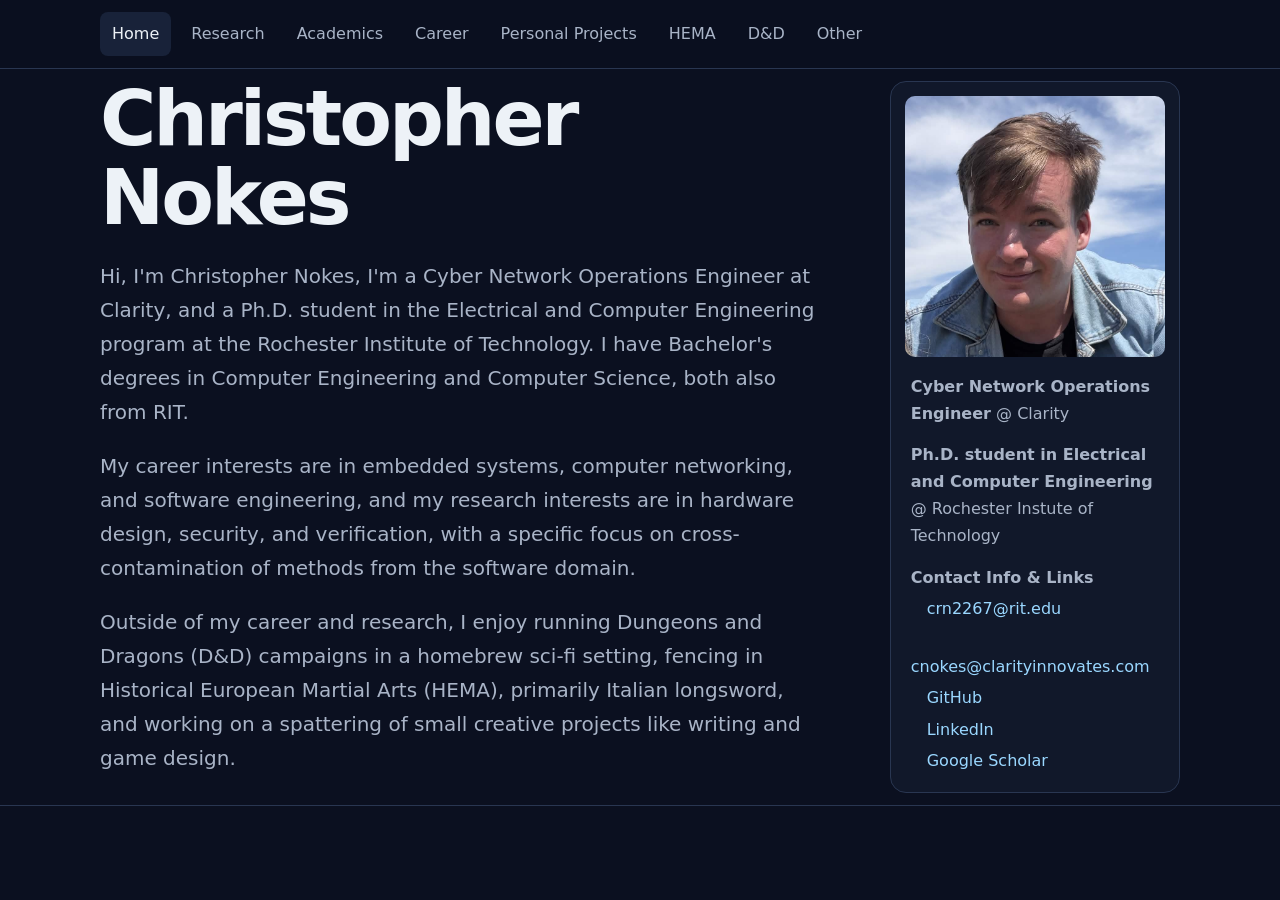
<file: index.html>
<!doctype html>
<html lang="en">
<head>
  <meta charset="utf-8">
  <meta name="viewport" content="width=device-width, initial-scale=1">
  <title>Home | Christopher Nokes </title>
  <link rel="stylesheet" href="css/style.css">
</head>
<body>
<header class="site-header">
  <div class="container nav-wrap">
    <nav aria-label="Main navigation">
      <a class="active" href="index.html">Home</a>
      <a href="research.html">Research</a>
      <a href="academics.html">Academics</a>
      <a href="career.html">Career</a>
      <a href="personal-projects.html">Personal Projects</a>
      <a href="hema.html">HEMA</a>
      <a href="dnd.html">D&amp;D</a>
      <a href="other.html">Other</a>
    </nav>
  </div>
</header>

<main>
  <section class="hero">
    <div class="container hero-grid">
      <div>
        <h1>Christopher Nokes</h1>
        <p class="lead">Hi, I'm Christopher Nokes, I'm a Cyber Network Operations Engineer at
          Clarity, and a Ph.D. student in the Electrical and Computer Engineering program at
          the Rochester Institute of Technology. I have Bachelor's degrees in Computer Engineering
          and Computer Science, both also from RIT.</p>
        <p class="lead">My career interests are in embedded systems, computer networking,
          and software engineering, and my research interests are in hardware design, security,
          and verification, with a specific focus on cross-contamination of methods from the
          software domain.
        </p>
        <p class="lead">Outside of my career and research, I enjoy running Dungeons and Dragons
          (D&D) campaigns in a homebrew sci-fi setting, fencing in Historical European Martial
          Arts (HEMA), primarily Italian longsword, and working on a spattering of small creative
          projects like writing and game design.
        </p>
      </div>
      <div class="profile-card">
        <div class="portrait-frame">
          <img src="images/pfp.png" alt="Christopher Nokes profile photo" onerror="this.style.display='none'; this.parentElement.classList.add('image-placeholder');">
          <span class="placeholder-text">Add profile.jpg<br>to images/</span>
        </div>
        <div class="profile-meta">
          <span style="margin-bottom: 10px;"><b>Cyber Network Operations Engineer</b> @ Clarity</span>
          <span style="margin-bottom: 10px;"><b>Ph.D. student in Electrical and Computer Engineering</b> @ Rochester Instute of Technology</span>
          <span style="margin-bottom: 0px;"><b>Contact Info &amp; Links</b></span>
          <span>&emsp;<a href="mailto:crn2267@rit.edu">crn2267@rit.edu</a></span>
          <span>&emsp;<a href="mailto:cnokes@clarityinnovates.com">cnokes@clarityinnovates.com</a></span>
          <span>&emsp;<a href="https://github.com/cnokes14">GitHub</a></span>
          <span>&emsp;<a href="https://www.linkedin.com/in/christopher-nokes-870544296/">LinkedIn</a></span>
          <span>&emsp;<a href="https://scholar.google.com/citations?user=xOjYhTAAAAAJ&hl=en&oi=ao">Google Scholar</a></span>
        </div>
      </div>
    </div>
  </section>
</main>
</body>
</html>
</file>
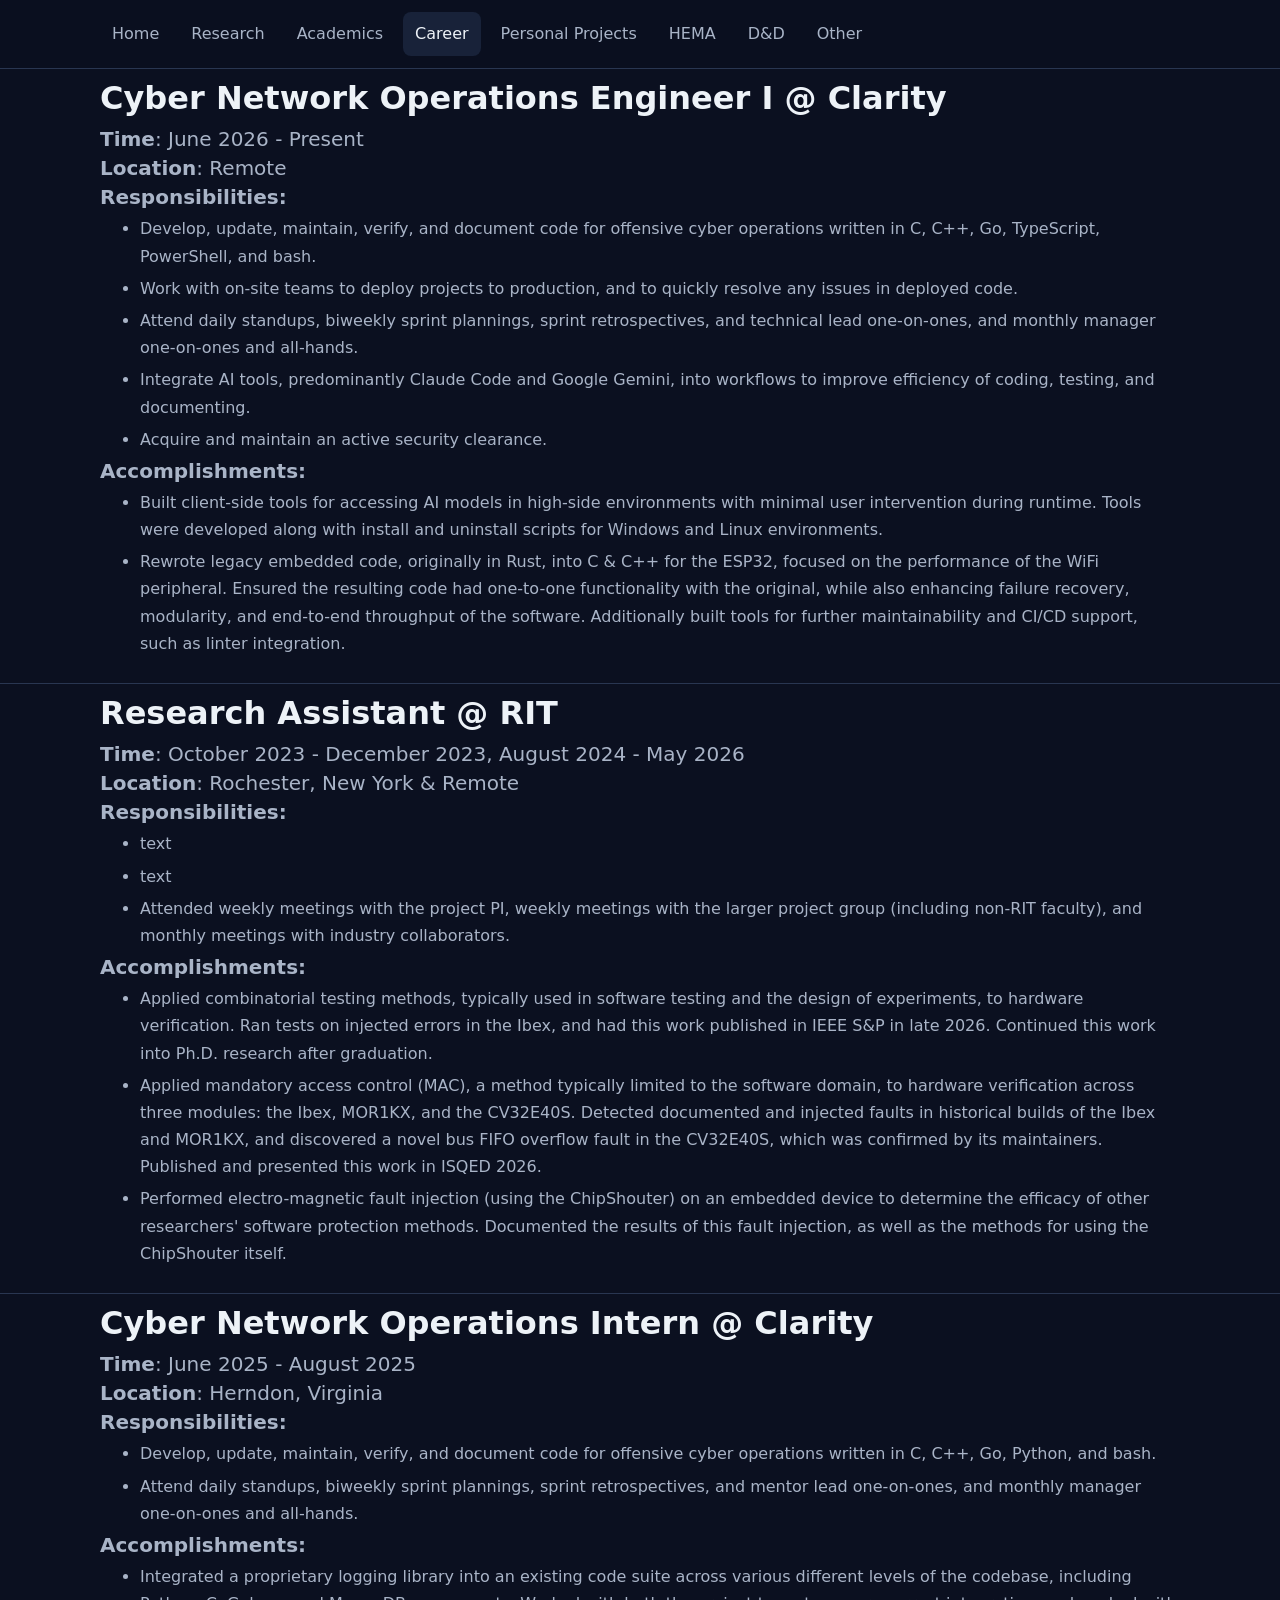
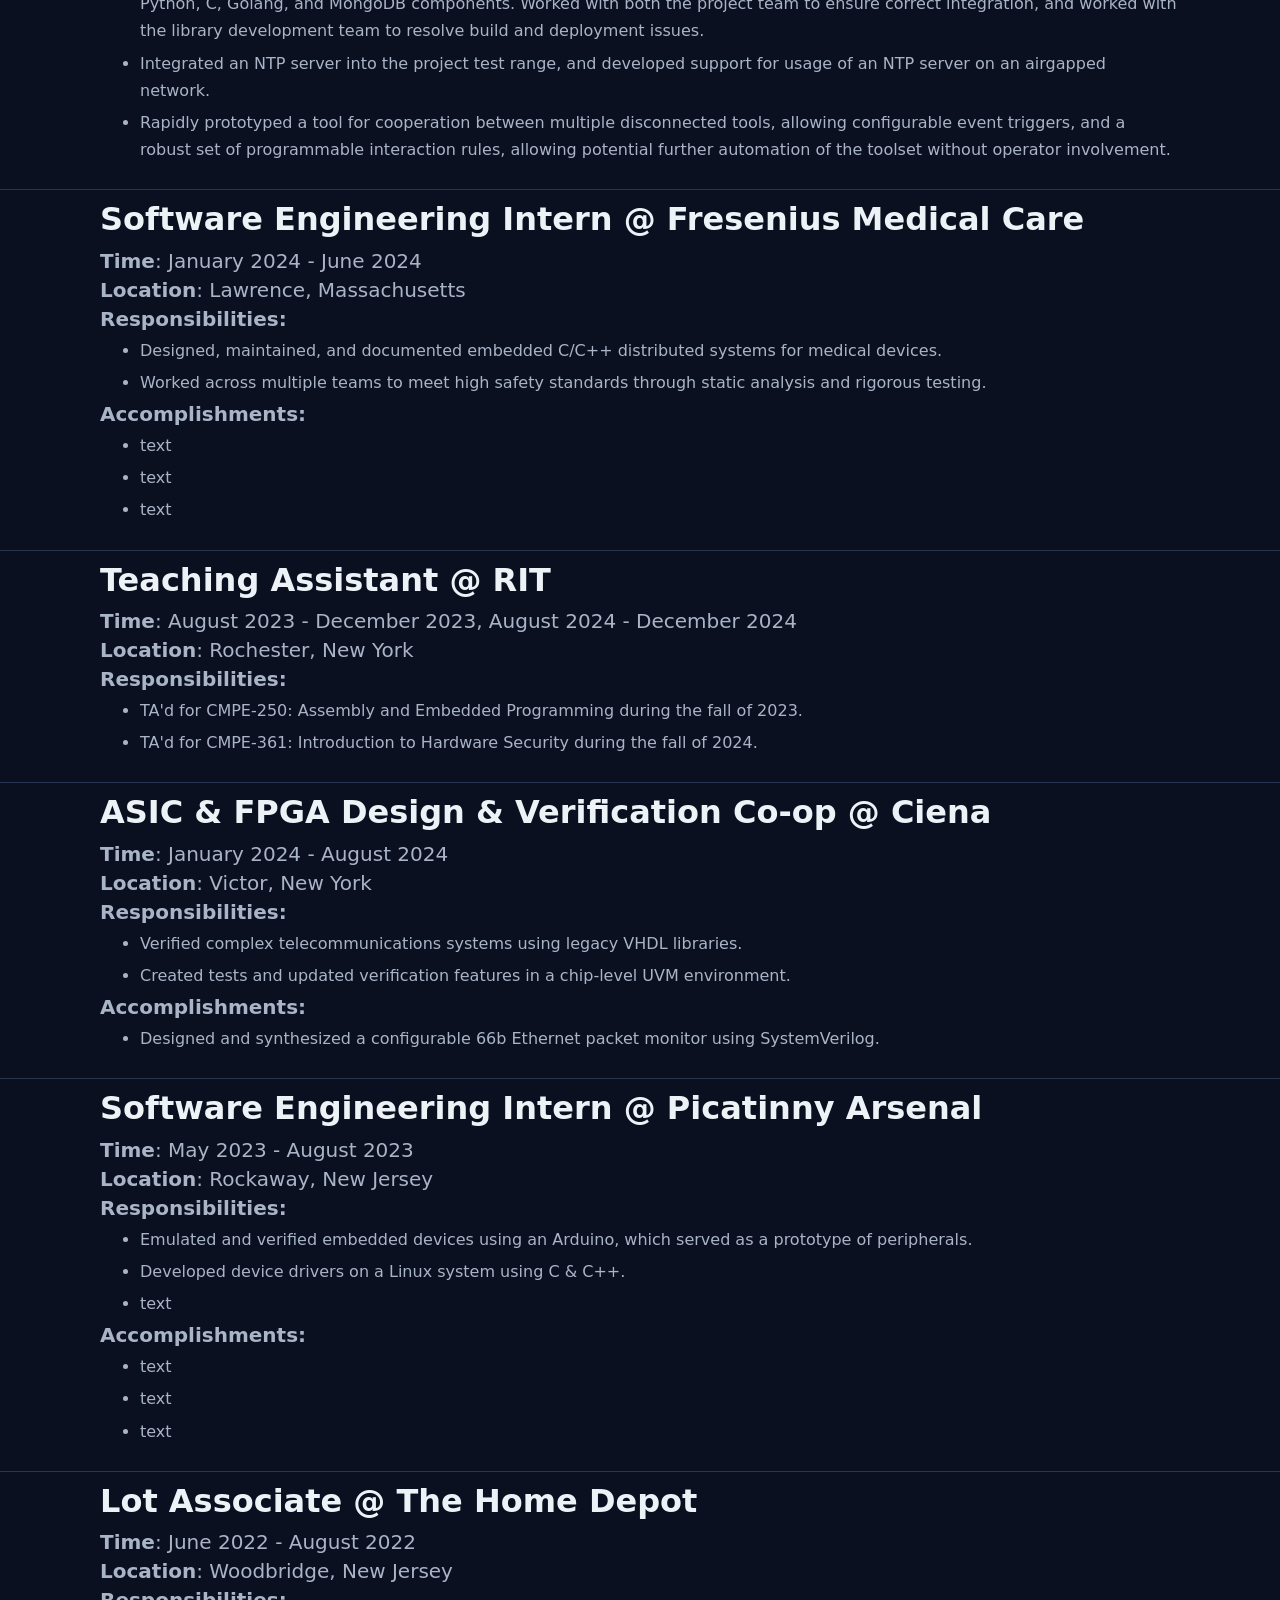
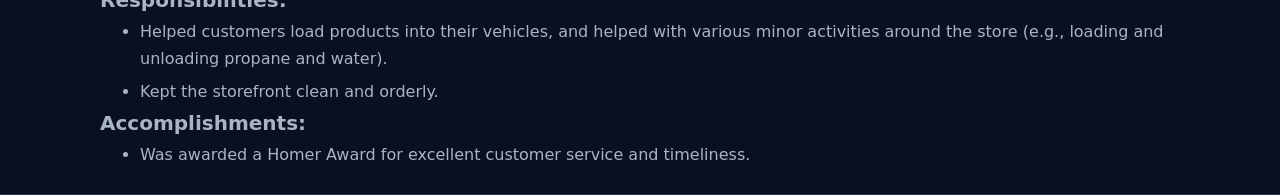
<file: career.html>
<!doctype html>
<html lang="en">
<head>
  <meta charset="utf-8">
  <meta name="viewport" content="width=device-width, initial-scale=1">
  <title>Career | Christopher Nokes</title>
  <link rel="stylesheet" href="css/style.css">
</head>
<body>

<header class="site-header">
  <div class="container nav-wrap">
    <nav aria-label="Main navigation">
      <a href="index.html">Home</a>
      <a href="research.html">Research</a>
      <a href="academics.html">Academics</a>
      <a class="active" href="career.html">Career</a>
      <a href="personal-projects.html">Personal Projects</a>
      <a href="hema.html">HEMA</a>
      <a href="dnd.html">D&amp;D</a>
      <a href="other.html">Other</a>
    </nav>
  </div>
</header>

<main>
  <!-- JOB #1 -- CYBER NETWORK OPERATIONS ENGINEER I @ CLARITY -->
  <section class="hero">
    <div class="container hero-job">
      <div>
        <h2 style="margin-bottom: -15px;">
          Cyber Network Operations Engineer I @ Clarity
        </h2>
        <p style="margin-bottom: -25px;" class="lead">
          <b>Time</b>: June 2026 - Present
        </p>
        <p style="margin-bottom: -25px;" class="lead">
          <b>Location</b>: Remote
        </p>
        <p style="margin-bottom: -15px;" class="lead">
          <b>Responsibilities:</b>
        </p>
        <ul>
          <li style="margin-bottom: 5px;">
            Develop, update, maintain, verify, and document code for offensive cyber operations
            written in C, C++, Go, TypeScript, PowerShell, and bash.
          </li>
          <li style="margin-bottom: 5px;">
            Work with on-site teams to deploy projects to production, and to quickly resolve
            any issues in deployed code.
          </li>
          <li style="margin-bottom: 5px;">
            Attend daily standups, biweekly sprint plannings, sprint retrospectives, and
            technical lead one-on-ones, and monthly manager one-on-ones and all-hands.
          </li>
          <li style="margin-bottom: 5px;">
            Integrate AI tools, predominantly Claude Code and Google Gemini, into workflows
            to improve efficiency of coding, testing, and documenting.
          </li>
          <li style="margin-bottom: 5px;">
            Acquire and maintain an active security clearance.
          </li>
        </ul>
        <p style="margin-bottom: -15px; margin-top: -15px;" class="lead">
          <b>Accomplishments:</b>
        </p>
        <ul>
          <li style="margin-bottom: 5px;">
            Built client-side tools for accessing AI models in high-side environments
            with minimal user intervention during runtime. Tools were developed along with
            install and uninstall scripts for Windows and Linux environments.
          </li>
          <li style="margin-bottom: 5px;">
            Rewrote legacy embedded code, originally in Rust, into C & C++ for the ESP32,
            focused on the performance of the WiFi peripheral. Ensured the resulting code had
            one-to-one functionality with the original, while also enhancing failure recovery,
            modularity, and end-to-end throughput of the software. Additionally built tools
            for further maintainability and CI/CD support, such as linter integration.
          </li>
        </ul>
      </div>
    </div>
  </section>

  <!-- JOB #3 -- Research Assistant @ RIT -->
  <section class="hero"><div class="container hero-job"><div>
    <h2 style="margin-bottom: -15px;">
      Research Assistant @ RIT
    </h2>
    <p style="margin-bottom: -25px;" class="lead">
      <b>Time</b>: October 2023 - December 2023, August 2024 - May 2026
    </p>
    <p style="margin-bottom: -25px;" class="lead">
      <b>Location</b>: Rochester, New York & Remote
    </p>
    <p style="margin-bottom: -15px;" class="lead">
      <b>Responsibilities:</b>
    </p>
    <ul>
      <li style="margin-bottom: 5px;">
        text
      </li>
      <li style="margin-bottom: 5px;">
        text
      </li>
      <li style="margin-bottom: 5px;">
        Attended weekly meetings with the project PI, weekly meetings with the larger project
        group (including non-RIT faculty), and monthly meetings with industry collaborators.
      </li>
    </ul>
    <p style="margin-bottom: -15px; margin-top: -15px;" class="lead">
      <b>Accomplishments:</b>
    </p>
    <ul>
      <li style="margin-bottom: 5px;">
        Applied combinatorial testing methods, typically used in software testing and the
        design of experiments, to hardware verification. Ran tests on injected errors in the
        Ibex, and had this work published in IEEE S&P in late 2026. Continued this work into
        Ph.D. research after graduation.
      </li>
      <li style="margin-bottom: 5px;">
        Applied mandatory access control (MAC), a method typically limited to the software
        domain, to hardware verification across three modules: the Ibex, MOR1KX, and the
        CV32E40S. Detected documented and injected faults in historical builds of the Ibex
        and MOR1KX, and discovered a novel bus FIFO overflow fault in the CV32E40S, which
        was confirmed by its maintainers. Published and presented this work in ISQED 2026.
      </li>
      <li style="margin-bottom: 5px;">
        Performed electro-magnetic fault injection (using the ChipShouter) on an
        embedded device to determine the efficacy of other researchers' software
        protection methods. Documented the results of this fault injection, as well
        as the methods for using the ChipShouter itself.
      </li>
    </ul>
  </div></div></section>
  
  <!-- JOB #2 -- CYBER NETWORK OPERATIONS INTERN @ CLARITY -->
  <section class="hero"><div class="container hero-job"><div>
    <h2 style="margin-bottom: -15px;">
      Cyber Network Operations Intern @ Clarity
    </h2>
    <p style="margin-bottom: -25px;" class="lead">
      <b>Time</b>: June 2025 - August 2025
    </p>
    <p style="margin-bottom: -25px;" class="lead">
      <b>Location</b>: Herndon, Virginia
    </p>
    <p style="margin-bottom: -15px;" class="lead">
      <b>Responsibilities:</b>
    </p>
    <ul>
      <li style="margin-bottom: 5px;">
        Develop, update, maintain, verify, and document code for offensive cyber operations
        written in C, C++, Go, Python, and bash.
      </li>
      <li style="margin-bottom: 5px;">
        Attend daily standups, biweekly sprint plannings, sprint retrospectives, and
        mentor lead one-on-ones, and monthly manager one-on-ones and all-hands.
      </li>
    </ul>
    <p style="margin-bottom: -15px; margin-top: -15px;" class="lead">
      <b>Accomplishments:</b>
    </p>
    <ul>
      <li style="margin-bottom: 5px;">
        Integrated a proprietary logging library into an existing code suite across various
        different levels of the codebase, including Python, C, Golang, and MongoDB components.
        Worked with both the project team to ensure correct integration, and worked with the
        library development team to resolve build and deployment issues.
      </li>
      <li style="margin-bottom: 5px;">
        Integrated an NTP server into the project test range, and developed support for
        usage of an NTP server on an airgapped network.
      </li>
      <li style="margin-bottom: 5px;">
        Rapidly prototyped a tool for cooperation between multiple disconnected tools,
        allowing configurable event triggers, and a robust set of programmable interaction
        rules, allowing potential further automation of the toolset without operator 
        involvement.
      </li>
    </ul>
  </div></div></section>

  <!-- JOB #4 -- FMC -->
  <section class="hero"><div class="container hero-job"><div>
    <h2 style="margin-bottom: -15px;">
      Software Engineering Intern @ Fresenius Medical Care
    </h2>
    <p style="margin-bottom: -25px;" class="lead">
      <b>Time</b>: January 2024 - June 2024
    </p>
    <p style="margin-bottom: -25px;" class="lead">
      <b>Location</b>: Lawrence, Massachusetts
    </p>
    <p style="margin-bottom: -15px;" class="lead">
      <b>Responsibilities:</b>
    </p>
    <ul>
      <li style="margin-bottom: 5px;">
        Designed, maintained, and documented embedded C/C++ distributed systems for 
        medical devices.
      </li>
      <li style="margin-bottom: 5px;">
        Worked across multiple teams to meet high safety standards through static 
        analysis and rigorous testing.
      </li>
    </ul>
    <p style="margin-bottom: -15px; margin-top: -15px;" class="lead">
      <b>Accomplishments:</b>
    </p>
    <ul>
      <li style="margin-bottom: 5px;">
        text
      </li>
      <li style="margin-bottom: 5px;">
        text
      </li>
      <li style="margin-bottom: 5px;">
        text
      </li>
    </ul>
  </div></div></section>

  <!-- JOB #5 -- TA -->
  <section class="hero"><div class="container hero-job"><div>
    <h2 style="margin-bottom: -15px;">
      Teaching Assistant @ RIT
    </h2>
    <p style="margin-bottom: -25px;" class="lead">
      <b>Time</b>: August 2023 - December 2023, August 2024 - December 2024
    </p>
    <p style="margin-bottom: -25px;" class="lead">
      <b>Location</b>: Rochester, New York
    </p>
    <p style="margin-bottom: -15px;" class="lead">
      <b>Responsibilities:</b>
    </p>
    <ul>
      <li style="margin-bottom: 5px;">
        TA'd for CMPE-250: Assembly and Embedded Programming during the fall of 2023.
      </li>
      <li style="margin-bottom: 5px;">
        TA'd for CMPE-361: Introduction to Hardware Security during the fall of 2024.
      </li>
    </ul>
  </div></div></section>

  <!-- JOB #6 -- Ciena -->
  <section class="hero"><div class="container hero-job"><div>
    <h2 style="margin-bottom: -15px;">
      ASIC &amp; FPGA Design &amp; Verification Co-op @ Ciena
    </h2>
    <p style="margin-bottom: -25px;" class="lead">
      <b>Time</b>: January 2024 - August 2024
    </p>
    <p style="margin-bottom: -25px;" class="lead">
      <b>Location</b>: Victor, New York
    </p>
    <p style="margin-bottom: -15px;" class="lead">
      <b>Responsibilities:</b>
    </p>
    <ul>
      <li style="margin-bottom: 5px;">
        Verified complex telecommunications systems using legacy VHDL libraries.
      </li>
      <li style="margin-bottom: 5px;">
        Created tests and updated verification features in a chip-level UVM environment.
      </li>
    </ul>
    <p style="margin-bottom: -15px; margin-top: -15px;" class="lead">
      <b>Accomplishments:</b>
    </p>
    <ul>
      <li style="margin-bottom: 5px;">
        Designed and synthesized a configurable 66b Ethernet packet monitor using SystemVerilog.
      </li>
    </ul>
  </div></div></section>

  <!-- JOB #7 -- Picatinny -->
  <section class="hero"><div class="container hero-job"><div>
    <h2 style="margin-bottom: -15px;">
      Software Engineering Intern @ Picatinny Arsenal
    </h2>
    <p style="margin-bottom: -25px;" class="lead">
      <b>Time</b>: May 2023 - August 2023
    </p>
    <p style="margin-bottom: -25px;" class="lead">
      <b>Location</b>: Rockaway, New Jersey
    </p>
    <p style="margin-bottom: -15px;" class="lead">
      <b>Responsibilities:</b>
    </p>
    <ul>
      <li style="margin-bottom: 5px;">
        Emulated and verified embedded devices using an Arduino, which served
        as a prototype of peripherals.
      </li>
      <li style="margin-bottom: 5px;">
        Developed device drivers on a Linux system using C & C++.
      </li>
      <li style="margin-bottom: 5px;">
        text
      </li>
    </ul>
    <p style="margin-bottom: -15px; margin-top: -15px;" class="lead">
      <b>Accomplishments:</b>
    </p>
    <ul>
      <li style="margin-bottom: 5px;">
        text
      </li>
      <li style="margin-bottom: 5px;">
        text
      </li>
      <li style="margin-bottom: 5px;">
        text
      </li>
    </ul>
  </div></div></section>


  <!-- JOB #8 -- HOME DEPOT -->
  <section class="hero"><div class="container hero-job"><div>
    <h2 style="margin-bottom: -15px;">
      Lot Associate @ The Home Depot
    </h2>
    <p style="margin-bottom: -25px;" class="lead">
      <b>Time</b>: June 2022 - August 2022
    </p>
    <p style="margin-bottom: -25px;" class="lead">
      <b>Location</b>: Woodbridge, New Jersey
    </p>
    <p style="margin-bottom: -15px;" class="lead">
      <b>Responsibilities:</b>
    </p>
    <ul>
      <li style="margin-bottom: 5px;">
        Helped customers load products into their vehicles, and helped with
        various minor activities around the store (e.g., loading and unloading
        propane and water).
      </li>
      <li style="margin-bottom: 5px;">
        Kept the storefront clean and orderly.
      </li>
    </ul>
    <p style="margin-bottom: -15px; margin-top: -15px;" class="lead">
      <b>Accomplishments:</b>
    </p>
    <ul>
      <li style="margin-bottom: 5px;">
        Was awarded a Homer Award for excellent customer service and timeliness.
      </li>
    </ul>
  </div></div></section>
</main>

</body>
</html>
</file>
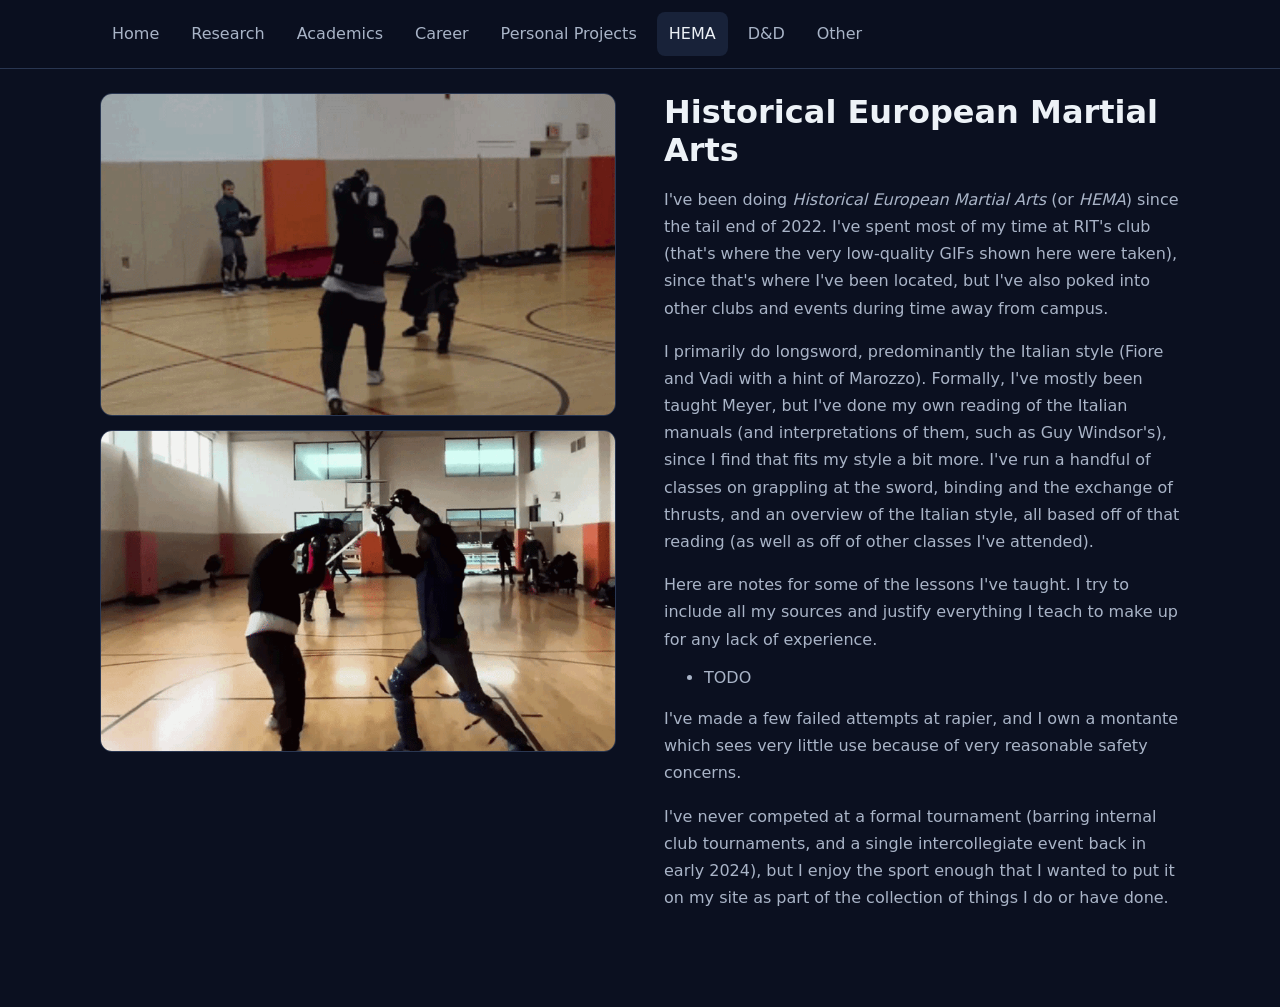
<file: hema.html>
<!doctype html>
<html lang="en">
<head>
  <meta charset="utf-8">
  <meta name="viewport" content="width=device-width, initial-scale=1">
  <title>HEMA | Christopher Nokes</title>
  <link rel="stylesheet" href="css/style.css">
</head>
<body>

<header class="site-header">
  <div class="container nav-wrap">
    <nav aria-label="Main navigation">
      <a href="index.html">Home</a>
      <a href="research.html">Research</a>
      <a href="academics.html">Academics</a>
      <a href="career.html">Career</a>
      <a href="personal-projects.html">Personal Projects</a>
      <a class="active" href="hema.html">HEMA</a>
      <a href="dnd.html">D&amp;D</a>
      <a href="other.html">Other</a>
    </nav>
  </div>
</header>

<section class="section"><div class="container">
  <article class="project">
    <div class="project-images">
      <div class="project-image">
        <img src="images/hema-1.gif"
            alt="tmp">
      </div>
      <div class="project-image">
        <img src="images/hema-2.gif"
            alt="tmp">
      </div>
    </div>
    <div class="project-content">
      <h2>Historical European Martial Arts</h2>
      <p>
        I've been doing <i>Historical European Martial Arts</i> (or <i>HEMA</i>) since
        the tail end of 2022. I've spent most of my time at RIT's club (that's where the very
        low-quality GIFs shown here were taken), since that's where I've been located, but
        I've also poked into other clubs and events during time away from campus.
      </p>
      <p>
        I primarily do longsword, predominantly the Italian style (Fiore and Vadi with a 
        hint of Marozzo). Formally, I've mostly been taught Meyer, but I've done my own reading
        of the Italian manuals (and interpretations of them, such as Guy Windsor's), since I
        find that fits my style a bit more. I've run a handful of classes on grappling at the
        sword, binding and the exchange of thrusts, and an overview of the Italian style, all
        based off of that reading (as well as off of other classes I've attended).
      </p>
      <p>
        Here are notes for some of the lessons I've taught. I try to include all my sources and
        justify everything I teach to make up for any lack of experience.
      </p>
      <ul>
      <li style="margin-bottom: -2px; margin-top: -5px;">
        TODO
      </li>
    </ul>
      <p>I've made a few failed attempts at rapier, and I own a montante
        which sees very little use because of very reasonable safety concerns.
      </p>
      <p>
        I've never competed at a formal tournament (barring internal club tournaments, and 
        a single intercollegiate event back in early 2024), but I enjoy the sport enough
        that I wanted to put it on my site as part of the collection of things I do or have done.
      </p>
    </div>
  </article>
</div></section>
</body>
</html>
</file>
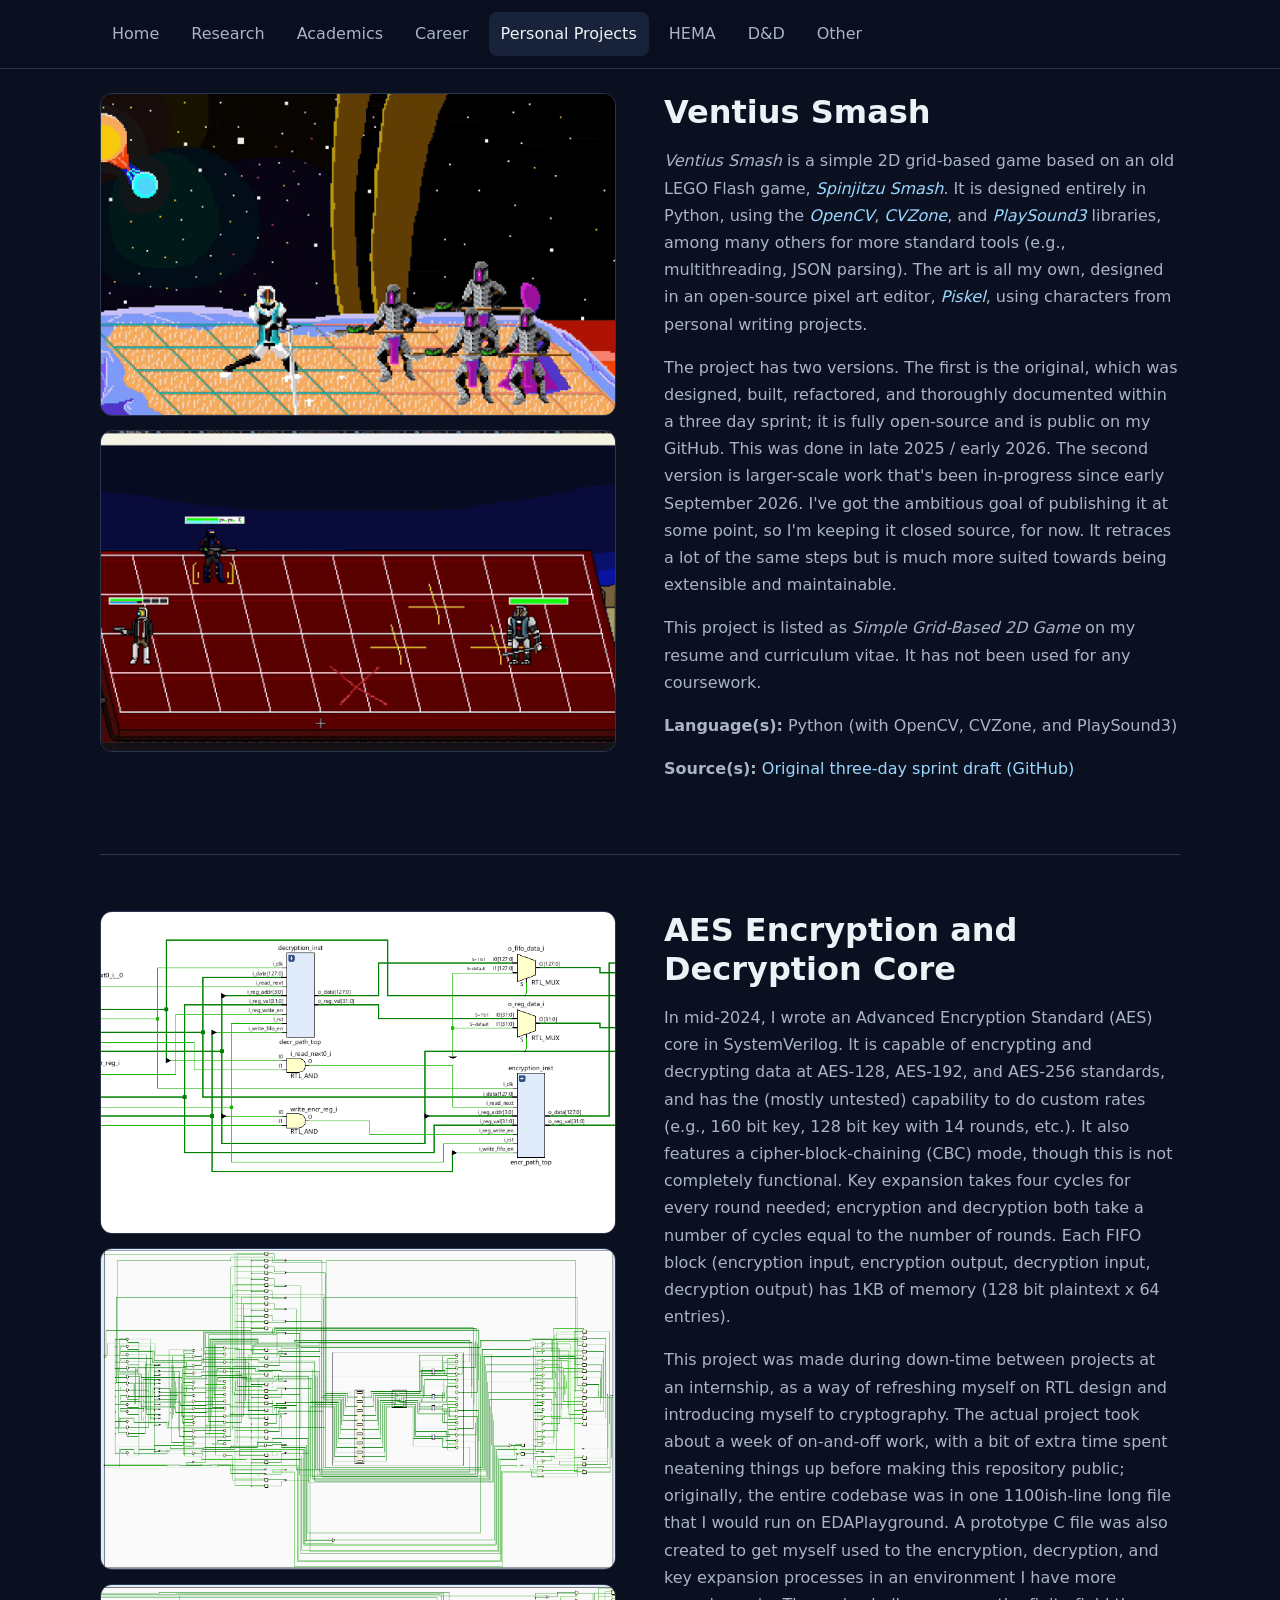
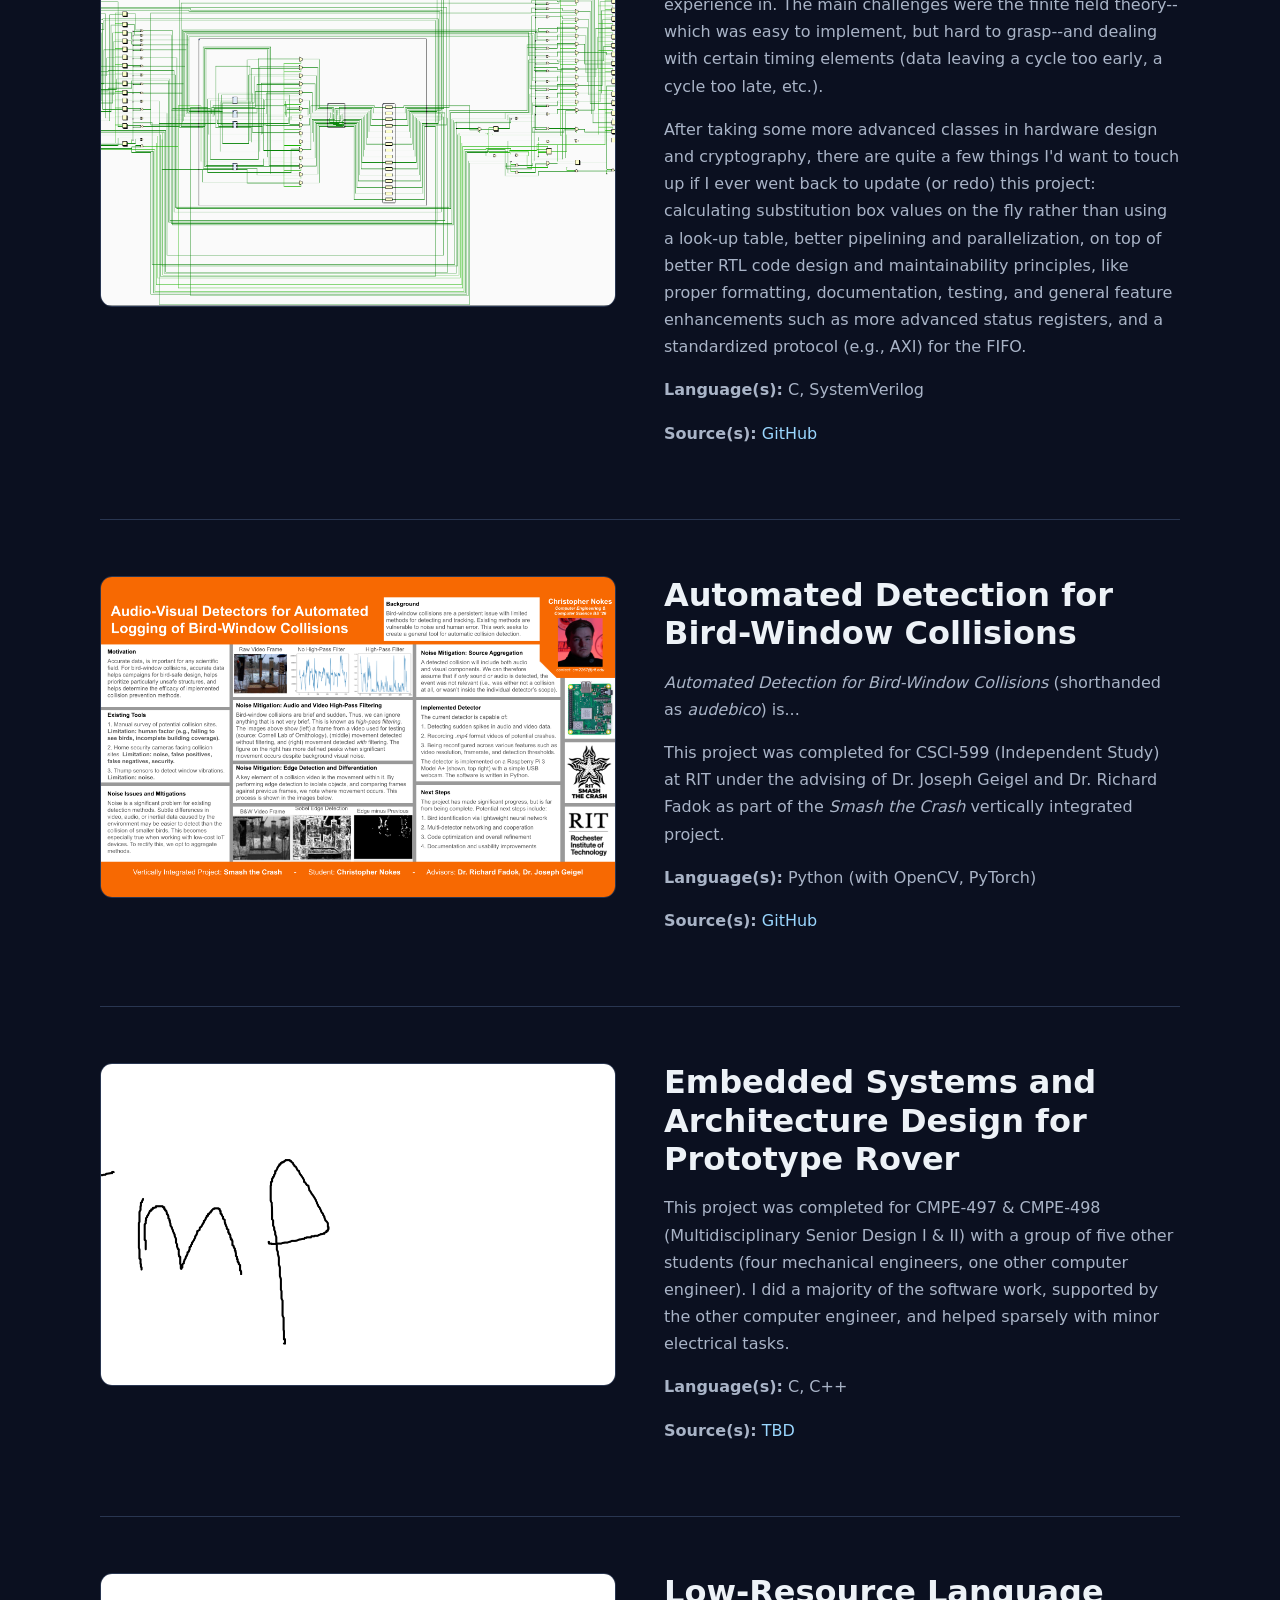
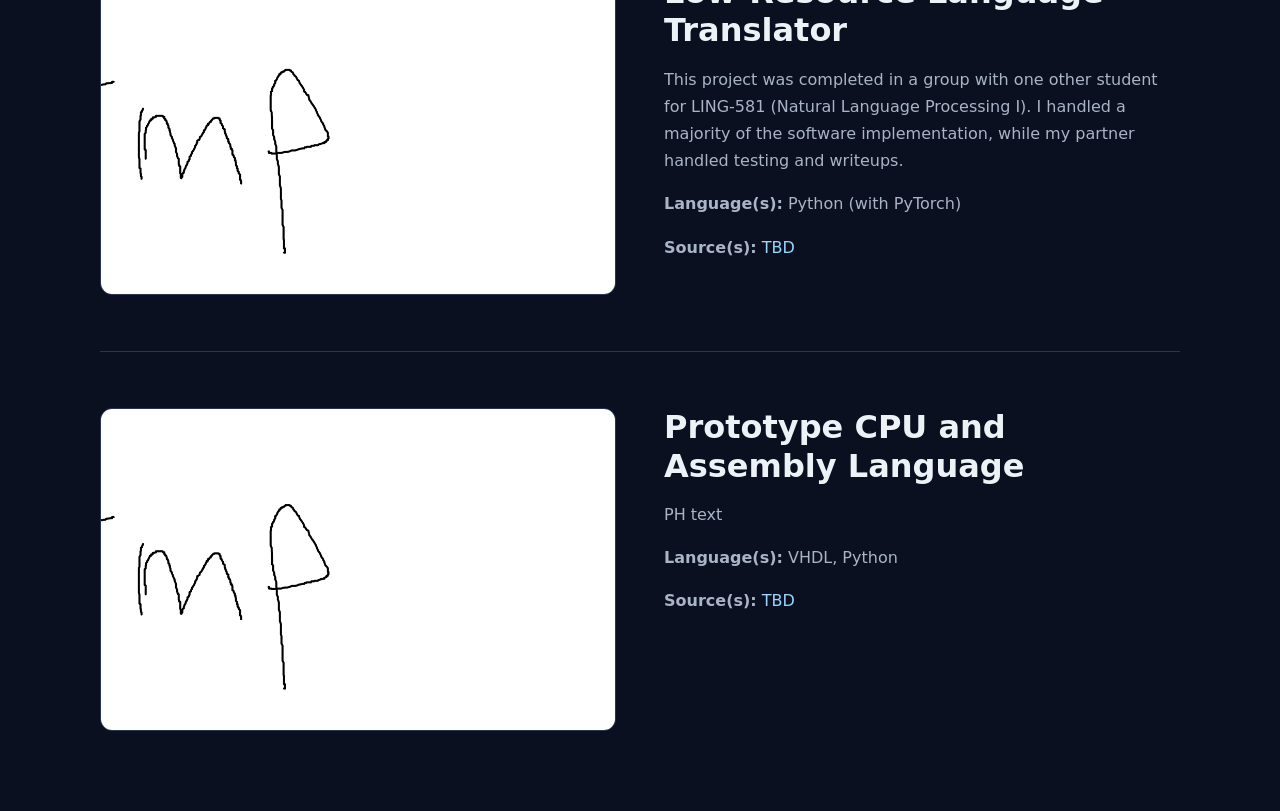
<file: personal-projects.html>
<!doctype html>
<html lang="en">
<head>
  <meta charset="utf-8">
  <meta name="viewport" content="width=device-width, initial-scale=1">
  <title>Personal Projects | Christopher Nokes</title>
  <link rel="stylesheet" href="css/style.css">
</head>
<body>

<header class="site-header">
  <div class="container nav-wrap">
    <nav aria-label="Main navigation">
      <a href="index.html">Home</a>
      <a href="research.html">Research</a>
      <a href="academics.html">Academics</a>
      <a href="career.html">Career</a>
      <a class="active" href="personal-projects.html">Personal Projects</a>
      <a href="hema.html">HEMA</a>
      <a href="dnd.html">D&amp;D</a>
      <a href="other.html">Other</a>
    </nav>
  </div>
</header>

<main>
    <section class="section">
      <div class="container">

        <!-- Project 1 -->
        <article class="project">

          <div class="project-images">
            <div class="project-image">
              <img src="images/ventius_smash.gif"
                   alt="Ventius Smash Image 1">
            </div>

            <div class="project-image">
              <img src="images/vs_original_demo.gif"
                   alt="Ventius Smash Image 2">
            </div>
          </div>

          <div class="project-content">
            <h2>Ventius Smash</h2>

            <p>
              <i>Ventius Smash</i> is a simple 2D grid-based game based on an old LEGO Flash game, 
              <a href="https://www.numuki.com/game/spinjitzu-smash-dx/"><i>Spinjitzu Smash</i></a>.
              It is designed entirely in Python, using the 
              <a href="https://opencv.org/"><i>OpenCV</i></a>,
              <a href="https://github.com/cvzone/cvzone"><i>CVZone</i></a>,
              and 
              <a href="https://pypi.org/project/playsound3/"><i>PlaySound3</i></a>
              libraries, among many others for more standard tools (e.g., multithreading, JSON parsing). 
              The art is all my own, designed in an open-source pixel art editor,
              <a href="https://www.piskelapp.com/"><i>Piskel</i></a>,
              using characters from personal writing projects.
            </p>

            <p>
              The project has two versions. The first is the original, which was designed, built, refactored, and 
              thoroughly documented within a three day sprint; it is fully open-source and is public on my GitHub.
              This was done in late 2025 / early 2026. The second version is larger-scale work that's been in-progress
              since early September 2026. I've got the ambitious goal of publishing it at some point, so I'm keeping
              it closed source, for now. It retraces a lot of the same steps but is much more suited towards being
              extensible and maintainable.
            </p>

            <p>
                This project is listed as <i>Simple Grid-Based 2D Game</i> on my resume and curriculum vitae. It
                has not been used for any coursework.
            </p>

            <p>
                <b>Language(s):</b> Python (with OpenCV, CVZone, and PlaySound3)
            </p>

            <p>
                <b>Source(s):</b> <a href="https://github.com/cnokes14/Python-OpenCV-2D-Game">Original three-day sprint draft (GitHub)</a>
            </p>
          </div>

        </article>

        <!-- Project 5 -->
        <article class="project">
        
          <div class="project-images">
            <div class="project-image">
              <img src="images/aes_top.png"
                   alt="tmp">
            </div>
            <div class="project-image">
              <img src="images/aes_top_enc.png"
                   alt="tmp">
            </div>
            <div class="project-image">
              <img src="images/aes_top_dec.png"
                   alt="tmp">
            </div>
          </div>
          <div class="project-content">
            <h2>AES Encryption and Decryption Core</h2>
            <p>
              In mid-2024, I wrote an Advanced Encryption Standard (AES) core in SystemVerilog.
              It is capable of encrypting and decrypting data at AES-128, AES-192, and AES-256 
              standards, and has the (mostly untested) capability to do custom rates (e.g., 160 bit key,
              128 bit key with 14 rounds, etc.). It also features a cipher-block-chaining
              (CBC) mode, though this is not completely functional. Key expansion takes
              four cycles for every round needed; encryption and decryption both take a
              number of cycles equal to the number of rounds. Each FIFO block (encryption
              input, encryption output, decryption input, decryption output) has 1KB of
              memory (128 bit plaintext x 64 entries).
            </p>
            <p>
              This project was made during down-time between projects at an internship,
              as a way of refreshing myself on RTL design and introducing myself to
              cryptography. The actual project took about a week of on-and-off work, with a 
              bit of extra time spent neatening things up before making this repository public; 
              originally, the entire codebase was in one 1100ish-line long file that I would run on
              EDAPlayground. A prototype C file was also created to get myself used to
              the encryption, decryption, and key expansion processes in an environment
              I have more experience in. The main challenges were the finite field
              theory--which was easy to implement, but hard to grasp--and dealing
              with certain timing elements (data leaving a cycle too early, a cycle
              too late, etc.).
            </p>
            <p>
              After taking some more advanced classes in hardware design and cryptography,
              there are quite a few things I'd want to touch up if I ever went back to update
              (or redo) this project: calculating substitution box values on the fly rather than
              using a look-up table, better pipelining and parallelization, on top of better RTL
              code design and maintainability principles, like proper formatting, documentation,
              testing, and general feature enhancements such as more advanced status registers,
              and a standardized protocol (e.g., AXI) for the FIFO.
            </p>
            <p><b>Language(s):</b> C, SystemVerilog</p>
            <p>
                <b>Source(s):</b> <a href="https://github.com/cnokes14/AES_Core_V0">GitHub</a>
            </p>
          </div>
        </article>

        <!-- Project 2 -->
        <article class="project">
        
          <div class="project-images">
            <div class="project-image">
              <img src="images/audebico_poster.png"
                   alt="tmp">
            </div>
          </div>
          <div class="project-content">
            <h2>Automated Detection for Bird-Window Collisions</h2>
            <p>
              <i>Automated Detection for Bird-Window Collisions</i> (shorthanded as <i>audebico</i>) is...
            </p>
            <p>
                This project was completed for CSCI-599 (Independent Study) at RIT under the advising of Dr. Joseph Geigel
                and Dr. Richard Fadok as part of the <i>Smash the Crash</i> vertically integrated project.
            </p>
            <p><b>Language(s):</b> Python (with OpenCV, PyTorch)</p>
            <p>
                <b>Source(s):</b> <a href="https://github.com/cnokes14/audebico">GitHub</a>
            </p>
          </div>
        </article>

        <!-- Project 3 -->
        <article class="project">
        
          <div class="project-images">
            <div class="project-image">
              <img src="images/tmp.png"
                   alt="tmp">
            </div>
          </div>
          <div class="project-content">
            <h2>Embedded Systems and Architecture Design for Prototype Rover</h2>
            <p>
              This project was completed for CMPE-497 & CMPE-498 (Multidisciplinary Senior Design I & II) with a group of
              five other students (four mechanical engineers, one other computer engineer). I did a majority of the software work,
              supported by the other computer engineer, and helped sparsely with minor electrical tasks.
            </p>
            <p><b>Language(s):</b> C, C++</p>
            <p>
                <b>Source(s):</b> <a href="#">TBD</a>
            </p>
          </div>
        </article>

        <!-- Project 4 -->
        <article class="project">
        
          <div class="project-images">
            <div class="project-image">
              <img src="images/tmp.png"
                   alt="tmp">
            </div>
          </div>
          <div class="project-content">
            <h2>Low-Resource Language Translator</h2>
            <p>
              This project was completed in a group with one other student for LING-581 (Natural Language Processing I).
              I handled a majority of the software implementation, while my partner handled testing and writeups.
            </p>
            <p><b>Language(s):</b> Python (with PyTorch)</p>
            <p>
                <b>Source(s):</b> <a href="#">TBD</a>
            </p>
          </div>
        </article>

        <!-- Project 6 -->
        <article class="project">
        
          <div class="project-images">
            <div class="project-image">
              <img src="images/tmp.png"
                   alt="tmp">
            </div>
          </div>
          <div class="project-content">
            <h2>Prototype CPU and Assembly Language</h2>
            <p>
              PH text
            </p>
            <p><b>Language(s):</b> VHDL, Python</p>
            <p>
                <b>Source(s):</b> <a href="#">TBD</a>
            </p>
          </div>
        </article>
      </div>
    </section>

  </main>
</body>
</html>
</file>
<file: css/style.css>
/* GitHub Pages-friendly, dependency-free stylesheet */
:root {
  --bg: #0b1020;
  --surface: #11182a;
  --surface-2: #182239;
  --text: #edf2f7;
  --muted: #a9b4c7;
  --accent: #69b7ff;
  --accent-2: #9ad7ff;
  --border: #293651;
  --max: 1080px;
}
* { box-sizing: border-box; }
html { scroll-behavior: smooth; }
body {
  margin: 0;
  background: var(--bg);
  color: var(--text);
  font: 16px/1.7 system-ui, -apple-system, BlinkMacSystemFont, "Segoe UI", sans-serif;
}
a { color: var(--accent-2); text-decoration: none; }
a:hover { text-decoration: underline; }
.container { width: min(var(--max), calc(100% - 40px)); margin-inline: auto; }
.site-header {
  position: sticky; top: 0; z-index: 10;
  background: rgba(11,16,32,.9); backdrop-filter: blur(10px);
  border-bottom: 1px solid var(--border);
}
.nav-wrap { min-height: 68px; display: flex; align-items: center; justify-content: space-between; gap: 24px; }
.brand { color: var(--text); font-weight: 750; letter-spacing: .02em; }
nav { display: flex; gap: 8px; flex-wrap: wrap; }
nav a { color: var(--muted); padding: 8px 12px; border-radius: 8px; }
nav a:hover, nav a.active { color: var(--text); background: var(--surface-2); text-decoration: none; }
.hero { padding: 10px 0 10px; border-bottom: 1px solid var(--border); }
.hero-grid { display: grid; grid-template-columns: 3fr 1.2fr; gap: 64px; align-items: center; }
.hero-job { gap: 64px; align-items: center; }
.eyebrow { color: var(--accent); font-size: .8rem; font-weight: 800; letter-spacing: .14em; text-transform: uppercase; margin: 0 0 10px; }
h1 { font-size: clamp(2.5rem, 6vw, 4.8rem); line-height: 1.03; margin: 0 0 22px; letter-spacing: -.04em; }
h2 { font-size: 2rem; line-height: 1.2; margin: 0 0 18px; }
h3 { line-height: 1.3; margin: 0 0 8px; }
.lead { color: var(--muted); font-size: 1.25rem; max-width: 720px; }
.actions { display: flex; flex-wrap: wrap; gap: 12px; margin-top: 28px; }
.button { display: inline-block; background: var(--accent); color: #07111e; padding: 11px 18px; border-radius: 9px; font-weight: 750; }
.button.secondary { background: transparent; color: var(--text); border: 1px solid var(--border); }
.profile-card, .info-panel, .card { background: var(--surface); border: 1px solid var(--border); border-radius: 16px; }
.profile-card { padding: 14px; }
.portrait-frame { aspect-ratio: 1 / 1; border-radius: 10px; overflow: hidden; background: var(--surface-2); display: grid; place-items: center; text-align: center; }
.portrait-frame img { width: 100%; height: 100%; object-fit: cover; }
.image-placeholder { color: var(--muted); }
.placeholder-text { display: none; }
.image-placeholder .placeholder-text { display: block; }
.profile-meta { padding: 16px 6px 4px; display: grid; gap: 4px; }
.profile-meta span, .muted { color: var(--muted); }
.section { padding: 24px 0; }
.two-col { display: grid; grid-template-columns: 1.4fr .6fr; gap: 48px; }
.info-panel { padding: 24px; align-self: start; }
.content-block { padding: 34px 0; border-bottom: 1px solid var(--border); }
.content-block:last-child { border-bottom: 0; }
.tag-list { display: flex; flex-wrap: wrap; gap: 10px; }
.tag-list span { background: var(--surface-2); border: 1px solid var(--border); padding: 7px 11px; border-radius: 999px; color: var(--muted); }
.publication { display: grid; grid-template-columns: 70px 1fr; gap: 20px; padding: 20px 0; border-top: 1px solid var(--border); }
.year, .date { color: var(--accent); font-weight: 750; }
.timeline { display: grid; gap: 0; }
.timeline article { padding: 20px 0 20px 22px; border-left: 2px solid var(--border); }
.timeline article + article { margin-top: -1px; }
.cards { display: grid; grid-template-columns: repeat(2, 1fr); gap: 16px; }
.card { padding: 22px; }
footer { border-top: 1px solid var(--border); padding: 28px 0; color: var(--muted); font-size: .9rem; }
@media (max-width: 760px) {
  .nav-wrap { align-items: flex-start; padding: 14px 0; flex-direction: column; }
  .hero { padding: 64px 0; }
  .hero-grid, .two-col, .cards { grid-template-columns: 1fr; }
  .profile-card { max-width: 420px; }
  .publication { grid-template-columns: 1fr; gap: 4px; }
}

.project {
  display: grid;
  grid-template-columns: 1fr 1fr;
  gap: 48px;
  padding: 56px 0;
  border-bottom: 1px solid var(--border);
}

.project:first-child {
  padding-top: 0;
}

.project:last-child {
  border-bottom: 0;
}

.project-images {
  display: grid;
  grid-template-columns: repeat(1, 1fr);
  gap: 14px;
  align-content: start;
}

.project-image {
  aspect-ratio: 16 / 10;
  overflow: hidden;
  border-radius: 12px;
  background: var(--surface);
  border: 1px solid var(--border);
}

.project-image img {
  width: 100%;
  height: 100%;
  object-fit: cover;
  display: block;
}

.project-content {
  align-self: start;
}

.project-content h2 {
  margin-bottom: 16px;
}

.project-content p {
  color: var(--muted);
}

.hero li {
  color: var(--muted);
}

.project-content .tag-list {
  margin-top: 24px;
}

.project-content .actions {
  margin-top: 24px;
}

.project-content li {
  color: var(--muted);
}

@media (max-width: 760px) {
  .project {
    grid-template-columns: 1fr;
    gap: 28px;
    padding: 42px 0;
  }

  .project-images {
    grid-template-columns: 1fr;
  }
}
</file>
